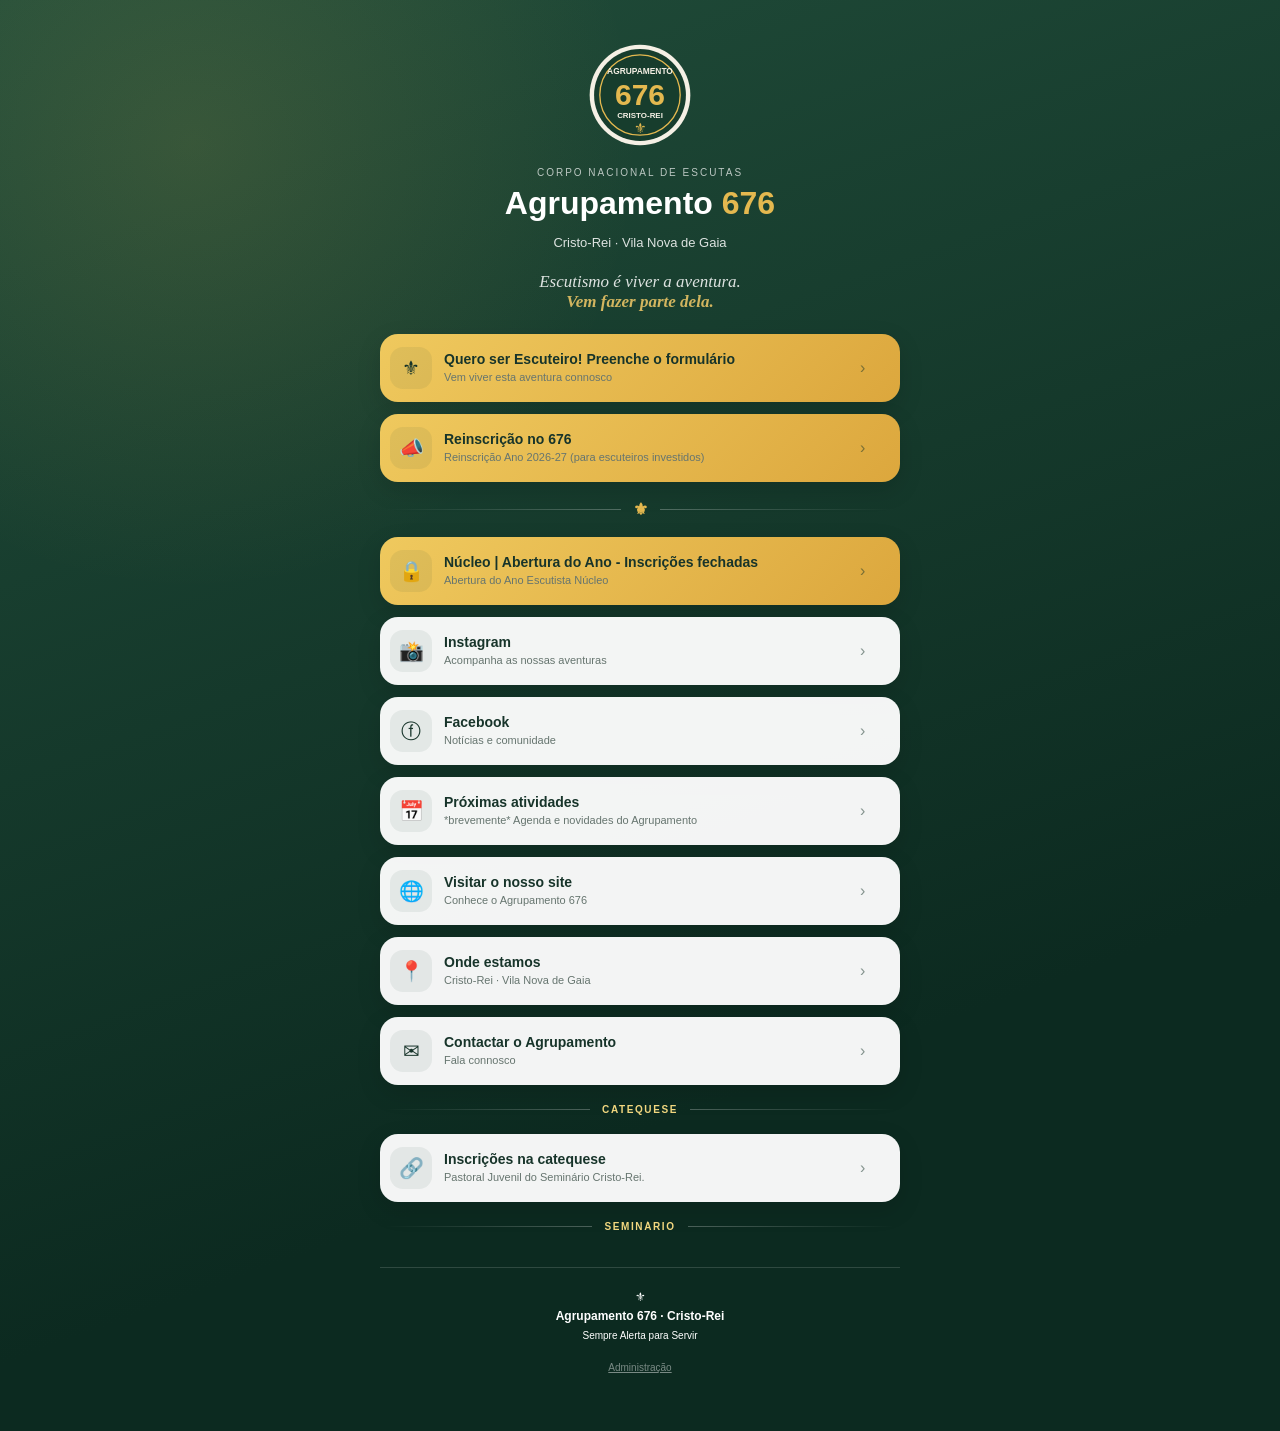
<file: index.html>
<!doctype html><html lang="pt-PT"><head><meta charset="utf-8"><meta name="viewport" content="width=device-width,initial-scale=1"><meta name="theme-color" content="#173d2d"><title>Agrupamento 676 · Links</title><link rel="stylesheet" href="style.css"></head><body><main class="page"><header><img id="siteLogo" src="assets/logo-676.svg" class="logo" alt="Logótipo Agrupamento 676"><small id="eyebrow"></small><h1><span id="title"></span> <em id="number"></em></h1><p id="place"></p><p class="motto"><span id="motto"></span><br><b id="mottoStrong"></b></p></header><section id="links"></section><footer>⚜<br><b id="footerTitle">Agrupamento 676 · Cristo-Rei</b><br><small id="footerMotto">Sempre Alerta para Servir</small><p><a id="adminLabel" href="admin/">Administração</a></p></footer></main><script src="app.js"></script></body></html>
</file>
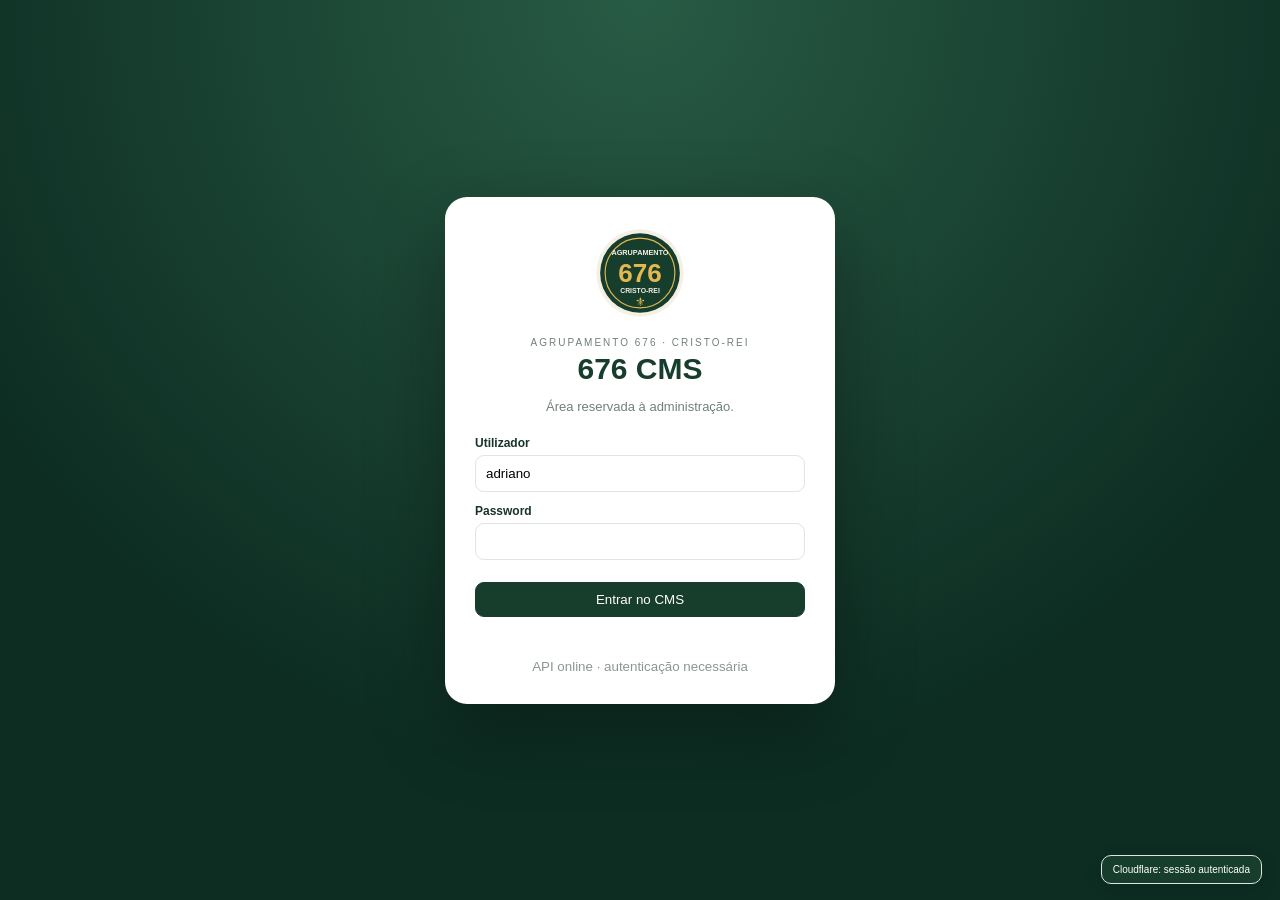
<file: admin/index.html>
<!doctype html>
<html lang="pt-PT">
<head>
  <meta charset="utf-8">
  <meta name="viewport" content="width=device-width,initial-scale=1">
  <title>CMS · Agrupamento 676</title>
  <link rel="stylesheet" href="admin.css">
</head>
<body>
<section id="authScreen" class="auth-screen">
  <div class="login-card">
    <img src="../assets/logo-676.svg" alt="Agrupamento 676" class="login-logo">
    <p class="eyebrow">AGRUPAMENTO 676 · CRISTO-REI</p>
    <h1>676 CMS</h1>
    <p class="muted">Área reservada à administração.</p>
    <form id="loginForm">
      <label>Utilizador<input id="loginUsername" autocomplete="username" value="adriano" required></label>
      <label>Password<input id="loginPassword" type="password" autocomplete="current-password" required></label>
      <button class="primary login-button" id="loginButton" type="submit">Entrar no CMS</button>
      <p id="loginError" class="error" aria-live="polite"></p>
    </form>
    <small class="api-state" id="apiState">A verificar sessão…</small>
  </div>
</section>

<div id="cmsApp" hidden>
<header>
  <div>⚜ <b>Agrupamento 676 · CMS</b> <span class="version">V1.4.10.1</span></div>
  <div class="userbox"><span id="userLabel">—</span><a href="../" target="_blank">Abrir site ↗</a><button id="logout">Sair</button></div>
</header>
<main>

<nav class="cms-nav" id="cmsNav">
  <button class="nav-btn active" data-view="linksView">🔗 Links</button>
  <button class="nav-btn" data-view="siteView">🏕️ Site</button>
  <button class="nav-btn admin-only" data-view="historyView">🕐 Histórico</button>
  <button class="nav-btn admin-only" data-view="usersView">👥 Utilizadores</button>
</nav>
<section id="statusPanel" class="status-panel">
  <div><b id="publishState">🟢 Publicado</b><small id="draftInfo">Sem alterações por publicar</small></div>
  <div><b id="currentRole">—</b><small>Perfil atual</small></div>
  <div><b id="lastPublish">—</b><small>Última publicação</small></div>
</section>

  <div id="linksView" class="cms-view active">
<section class="bar">
    <div><b>Gestão de Links</b><small id="saveState">Alterações guardadas localmente.</small></div>
    <div><button id="import">Importar JSON</button><button id="export">Exportar JSON</button><button class="publish" id="publish" title="Será ativado após configurar a GitHub App">🚀 Publicar</button><button id="newDivider">＋ Divider</button><button class="primary" id="new">＋ Novo botão</button><input type="file" id="file" accept=".json" hidden></div>
  </section>
  <div class="notice">🔐 Sessão protegida pelo Cloudflare Worker. O PAT da V1.2 foi removido do browser. Publicação segura através do Cloudflare Worker e GitHub App.</div>
  <div class="layout">
    <section><h2>Links <span id="count"></span></h2><div id="list"></div></section>
    <aside><h2>Pré-visualização</h2><iframe id="preview"></iframe></aside>
  </div>
</main>
</div>

<section id="siteView" class="cms-view"><div class="panel"><h2>Informações do site</h2><div id="siteEditor"></div><button id="saveSite" class="primary">Guardar alterações</button></div></section>
<section id="historyView" class="cms-view admin-only"><div class="panel"><h2>Histórico de publicações</h2><div id="historyList">A carregar…</div></div></section>
<section id="usersView" class="cms-view admin-only"><div class="panel"><div class="panel-head"><h2>Utilizadores</h2><button id="newUser" class="primary">+ Adicionar editor</button></div><div id="usersList">A carregar…</div></div></section>
<dialog id="dlg"><form><h2 id="dlgTitle">Novo botão</h2><input id="id" type="hidden"><input id="entryType" type="hidden" value="link"><div id="linkFields"><label>Ícone<input id="icon" placeholder="🔗"></label><label>Título<input id="title"></label><label>Subtítulo<input id="subtitle"></label><label>URL<input id="url" placeholder="https://..."></label></div><div id="dividerFields" hidden><label>Título do divider <small>(opcional)</small><input id="dividerTitle" placeholder="Ex.: Redes Sociais"></label><label>Estilo<select id="dividerStyle"><option value="title">Linha + título</option><option value="line">Linha simples</option><option value="fleur">Flor-de-lis</option></select></label></div><div class="checks"><label><input type="checkbox" id="enabled"> Publicado</label><label id="featuredWrap"><input type="checkbox" id="featured"> Destacado</label></div><div class="actions"><button type="button" id="cancel">Cancelar</button><button type="button" class="primary" id="save">Guardar</button></div></form></dialog>
<div id="statusbar" class="statusbar ok">Cloudflare: sessão autenticada</div>
</div>
<script src="admin.js"></script>
</body></html>
</file>
<file: style.css>
*{box-sizing:border-box}body{margin:0;min-height:100vh;background:radial-gradient(circle at 15% 10%,#e4b84f22,transparent 28rem),linear-gradient(160deg,#214d3a,#0c2a20 72%);font-family:Arial,sans-serif;color:#17342a}.page{width:min(100% - 28px,520px);margin:auto;padding:42px 0}header,footer{text-align:center;color:white}.logo{width:106px}.page header>small{display:block;letter-spacing:.2em;font-size:10px;opacity:.7;margin-top:15px}h1{margin:7px 0;font-size:32px}h1 em{color:#e4b84f;font-style:normal}header p{font-size:13px;opacity:.85}.motto{font-family:Georgia,serif;font-style:italic;font-size:17px;margin:22px}.motto b{color:#f3ca68}#links{display:grid;gap:12px}.link{display:grid;grid-template-columns:46px 1fr 24px;align-items:center;min-height:68px;padding:9px 16px 9px 10px;border-radius:18px;text-decoration:none;color:#17342a;background:#fffffff2;box-shadow:0 8px 24px #0002;transition:.18s}.link:hover{transform:translateY(-2px)}.link.featured{background:linear-gradient(135deg,#efc95e,#dca73d)}.icon{width:42px;height:42px;border-radius:13px;background:#173d2d12;display:grid;place-items:center;font-size:20px}.copy{padding-left:8px}.copy b{display:block;font-size:14px}.copy small{font-size:11px;color:#66756f}.arrow{opacity:.5}footer{margin-top:28px;border-top:1px solid #ffffff25;padding-top:20px;line-height:1.6;font-size:12px}footer a{color:white;opacity:.45;font-size:10px}

/* V1.4.10 — Content Dividers */
.content-divider{display:flex;align-items:center;gap:12px;margin:7px 5px;color:#f2d77f;font-size:10px;font-weight:700;letter-spacing:.16em;text-transform:uppercase;text-align:center}.content-divider::before,.content-divider::after{content:"";height:1px;flex:1;background:linear-gradient(90deg,transparent,#ffffff42)}.content-divider::after{background:linear-gradient(90deg,#ffffff42,transparent)}.content-divider.line span{display:none}.content-divider.title span{max-width:58%;white-space:nowrap;overflow:hidden;text-overflow:ellipsis}.content-divider.fleur span{font-size:17px;line-height:1;color:#e4b84f;letter-spacing:0}
</file>
<file: admin/admin.css>
*{box-sizing:border-box}:root{--g:#173d2d;--gold:#e4b84f;--line:#dfe5e2}body{margin:0;background:#f4f6f5;font-family:Arial,sans-serif;color:#18332a}body>header{background:var(--g);color:white;padding:18px max(20px,calc((100% - 1250px)/2));display:flex;justify-content:space-between;align-items:center}header a{color:white;text-decoration:none;font-size:13px}main{max-width:1250px;margin:22px auto;padding:0 18px}.bar{background:white;border:1px solid var(--line);border-radius:15px;padding:15px;display:flex;justify-content:space-between;gap:15px;align-items:center}.bar small{display:block;color:#718079;margin-top:4px}.bar>div:last-child{display:flex;gap:7px;flex-wrap:wrap}button{border:1px solid var(--line);background:white;padding:9px 11px;border-radius:9px;cursor:pointer}.primary{background:var(--g);color:white;border-color:var(--g)}.layout{display:grid;grid-template-columns:1.2fr .8fr;gap:22px;margin-top:22px}h2{font-size:16px}h2 span{font-size:11px;color:#718079;font-weight:normal}#list{display:grid;gap:9px}.item{display:grid;grid-template-columns:25px 42px 1fr auto;gap:8px;align-items:center;background:white;border:1px solid var(--line);border-radius:13px;padding:10px}.item.off{opacity:.5}.drag{font-size:20px;color:#9aa6a0;cursor:grab}.ico{width:40px;height:40px;display:grid;place-items:center;background:#edf2ef;border-radius:10px}.text b{font-size:13px}.text small{display:block;font-size:10px;color:#718079;margin-top:3px}.tag{display:inline-block;font-size:9px;background:#edf2ef;border-radius:20px;padding:3px 6px;margin-top:5px;margin-right:4px}.tag.gold{background:#faedc6}.ctrl{display:flex;gap:4px;flex-wrap:wrap}.ctrl button{font-size:11px;padding:7px}.del{color:#a93636}aside{position:sticky;top:15px;align-self:start}iframe{width:100%;height:680px;border:8px solid #1d2421;border-radius:26px;background:#0d2b20}dialog{width:min(92vw,500px);border:0;border-radius:16px;padding:20px;box-shadow:0 20px 60px #0005}dialog::backdrop{background:#0b1d1788}form label{display:block;font-size:12px;font-weight:bold;margin:12px 0}form label>input:not([type=checkbox]){display:block;width:100%;padding:10px;border:1px solid var(--line);border-radius:9px;margin-top:5px}.checks{display:flex;gap:18px}.checks label{font-weight:normal}.actions{display:flex;justify-content:flex-end;gap:7px;margin-top:18px}@media(max-width:820px){.layout{grid-template-columns:1fr}.bar{flex-direction:column;align-items:flex-start}aside{position:static}.item{grid-template-columns:20px 38px 1fr}.ctrl{grid-column:3}iframe{height:600px}}
.publish{background:#e4b84f;border-color:#e4b84f;color:#173d2d;font-weight:bold}.help{font-size:11px;color:#718079;line-height:1.45}.statusbar{position:fixed;right:18px;bottom:16px;background:#fff;border:1px solid var(--line);border-radius:10px;padding:8px 11px;font-size:10px;box-shadow:0 5px 18px #0002}.statusbar.ok{background:#173d2d;color:#fff}.statusbar.busy{background:#e4b84f;color:#173d2d}

[hidden]{display:none!important}.auth-screen{min-height:100vh;display:grid;place-items:center;padding:24px;background:radial-gradient(circle at top,#285b45,#0d2d22 70%)}.login-card{width:min(92vw,390px);background:#fff;border-radius:22px;padding:30px;box-shadow:0 25px 80px #0005;text-align:center}.login-logo{width:92px;height:92px}.eyebrow{font-size:10px;letter-spacing:2px;color:#718079;margin:14px 0 4px}.login-card h1{font-size:30px;margin:4px 0;color:var(--g)}.muted{color:#718079;font-size:13px}.login-card form{text-align:left;margin-top:22px}.login-button{width:100%;margin-top:10px}.error{min-height:18px;color:#a93636;font-size:12px;text-align:center}.api-state{display:block;margin-top:12px;color:#8b9791}.version{font-size:10px;background:#ffffff20;padding:4px 7px;border-radius:20px;margin-left:5px}.userbox{display:flex;align-items:center;gap:12px;font-size:12px}.userbox button{padding:6px 9px}.notice{margin-top:14px;padding:11px 14px;border-radius:11px;background:#e8f0ec;border:1px solid #cfddd6;font-size:12px}.publish:disabled{opacity:.55;cursor:not-allowed}
@media(max-width:650px){.userbox #userLabel{display:none}.userbox{gap:7px}}

/* V1.4.9 Multiuser CMS */
.cms-nav{display:flex;gap:8px;flex-wrap:wrap;margin:14px 0}.nav-btn{border:1px solid #d7ded9;background:#fff;border-radius:10px;padding:10px 14px;cursor:pointer}.nav-btn.active{background:#153f31;color:#fff}.status-panel{display:grid;grid-template-columns:repeat(3,1fr);gap:12px;margin:12px 0 18px}.status-panel>div,.panel{background:#fff;border:1px solid #dce3df;border-radius:14px;padding:14px}.status-panel small{display:block;color:#6b7771;margin-top:4px}.cms-view{display:none}.cms-view.active{display:block}.panel-head,.user-row,.history-row{display:flex;justify-content:space-between;gap:12px;align-items:center}.user-row,.history-row{padding:12px 0;border-bottom:1px solid #edf0ee}.role-badge{padding:4px 8px;border-radius:999px;background:#edf4f0;font-size:12px}.site-grid{display:grid;grid-template-columns:1fr 1fr;gap:12px}.site-grid label{display:grid;gap:5px}.site-grid input,.site-grid textarea{padding:10px;border:1px solid #ccd5d0;border-radius:8px}.dirty{color:#9a6700}.admin-only[hidden]{display:none!important}
@media(max-width:760px){.status-panel{grid-template-columns:1fr}.cms-nav{position:sticky;top:0;z-index:8;background:#f4f7f5;padding:8px 0}.nav-btn{flex:1;min-width:44%}.site-grid{grid-template-columns:1fr}.panel-head,.user-row,.history-row{align-items:flex-start;flex-direction:column}#preview{min-height:560px}}

/* V1.4.9.1 — Conteúdo do Site + Logótipo */
.identity-card{display:grid;grid-template-columns:1fr 1.2fr;gap:18px;padding:16px;margin-bottom:20px;background:#f7faf8;border:1px solid #dce5df;border-radius:14px}
.logo-editor{display:flex;align-items:center;gap:18px}.logo-preview{width:130px;height:130px;border-radius:18px;background:#173d2d;display:grid;place-items:center;padding:12px;border:1px solid #d5ded8}
.logo-preview img{max-width:100%;max-height:100%;object-fit:contain}.logo-actions{display:grid;gap:8px}.logo-actions small{color:#68756e}
#siteView .panel>h3{margin-top:20px}
@media(max-width:760px){.identity-card{grid-template-columns:1fr}.logo-editor{align-items:flex-start;flex-direction:column}.logo-preview{width:110px;height:110px}}


/* =========================================================
   V1.4.9.3 — User Management UI
   ========================================================= */
#usersList{display:flex;flex-direction:column;gap:12px;margin-top:20px}
.user-row{display:grid;grid-template-columns:minmax(220px,1fr) 130px 120px auto;align-items:center;gap:20px;padding:18px 20px;background:#fff;border:1px solid #e3e8e5;border-radius:14px;transition:box-shadow .2s ease,border-color .2s ease,transform .2s ease}
.user-row:hover{border-color:#cbd8d1;box-shadow:0 5px 18px rgba(0,0,0,.05)}
.user-identity{display:flex;align-items:center;gap:13px;min-width:0}
.user-avatar{width:42px;height:42px;flex:0 0 42px;display:flex;align-items:center;justify-content:center;border-radius:50%;background:#edf4f0;color:#124b39;font-size:17px;font-weight:700}
.user-info{min-width:0}.user-info strong{display:block;color:#102f26;font-size:16px;font-weight:700;white-space:nowrap;overflow:hidden;text-overflow:ellipsis}.user-info small{display:block;margin-top:3px;color:#77847f;font-size:13px}
.role-badge{justify-self:start;display:inline-flex;align-items:center;padding:6px 11px;border-radius:999px;background:#edf4f0;color:#164b3b;font-size:12px;font-weight:700;text-transform:uppercase;letter-spacing:.04em}
.user-status{display:inline-flex;align-items:center;gap:7px;font-size:14px;font-weight:600}.user-status::before{content:"";width:9px;height:9px;border-radius:50%;background:#32b875}.user-status.inactive::before{background:#c4cbc7}
.user-actions{display:flex;justify-content:flex-end;align-items:center;gap:8px}.user-actions button{min-height:38px;padding:7px 13px;border:1px solid #d8dfdc;border-radius:9px;background:#fff;color:#173d31;cursor:pointer;font-size:13px;font-weight:600}.user-actions button:hover{background:#f3f7f5;border-color:#bac9c2}.user-actions .danger{color:#a83939}
.user-load-error{padding:14px;border:1px solid #ead0d0;border-radius:10px;background:#fff7f7;color:#9c3434}
@media(max-width:750px){.user-row{grid-template-columns:1fr auto;gap:14px;padding:16px}.user-identity{grid-column:1/-1}.role-badge{grid-column:1}.user-status{grid-column:2;justify-self:end}.user-actions{grid-column:1/-1;justify-content:flex-start;flex-wrap:wrap}.user-actions button{flex:1}}


/* =========================================================
   V1.4.10 — Content Dividers
   ========================================================= */
.divider-item{border-style:dashed;background:#fbfcfb}.divider-item .divider-ico{font-weight:700;color:var(--gold);background:#173d2d0d}.divider-item .text b{color:#8b6a19;text-transform:uppercase;letter-spacing:.06em}.divider-item .text small{font-style:italic}
#newDivider{border-color:#d7c38b;background:#fffaf0;color:#6f5719;font-weight:700}
#newDivider:hover{background:#fff4d8}
dialog select{display:block;width:100%;padding:10px;border:1px solid var(--line);border-radius:9px;margin-top:5px;background:#fff;color:#18332a}
@media(max-width:820px){.divider-item{grid-template-columns:20px 38px 1fr}.divider-item .ctrl{grid-column:3}}
</file>
